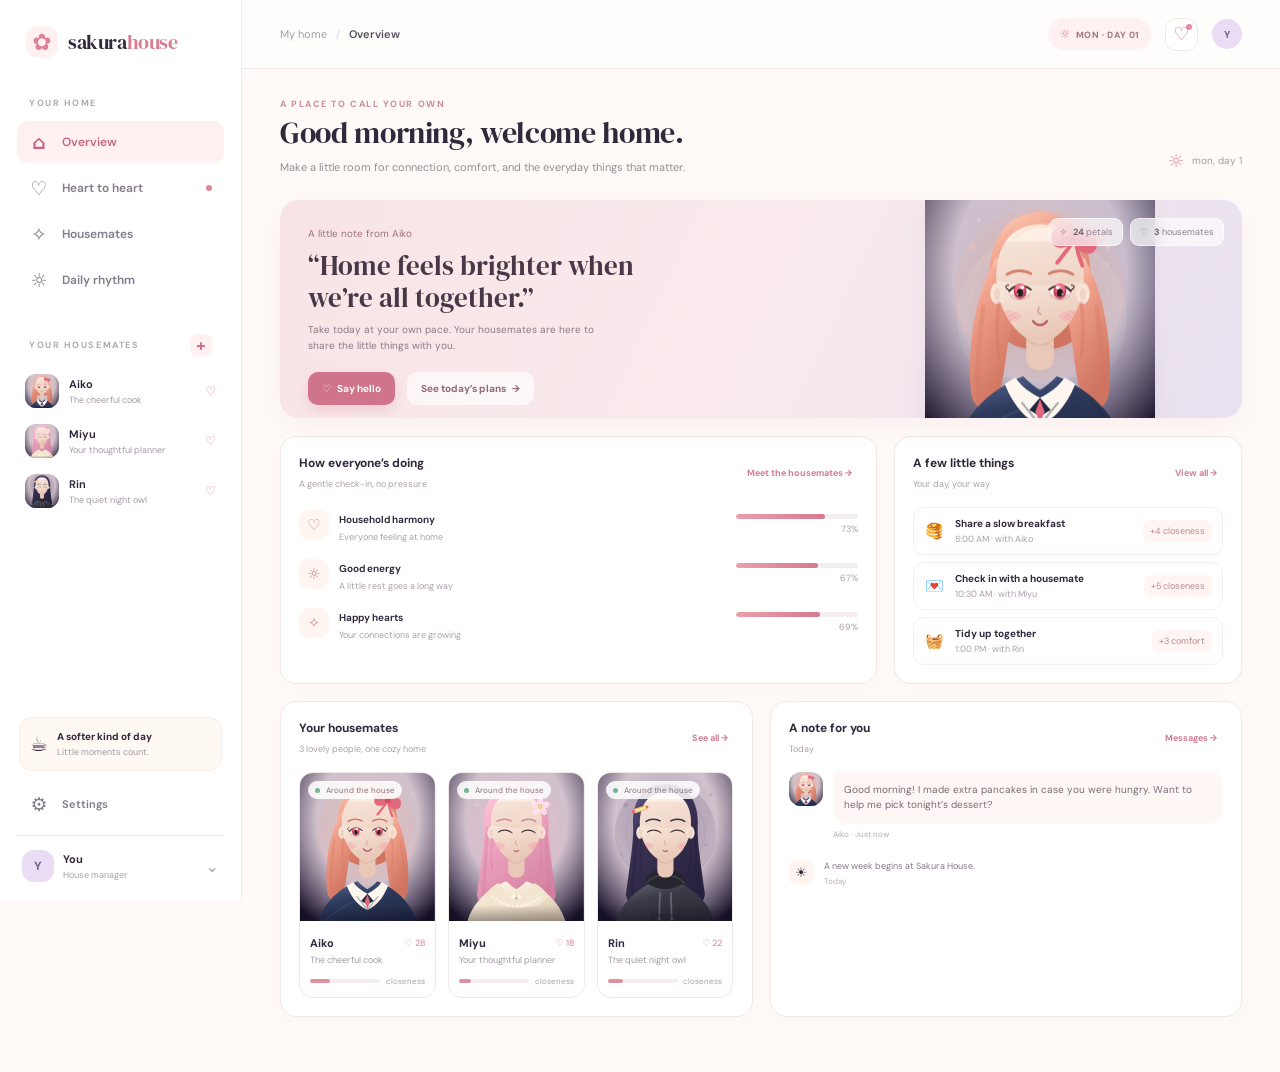
<file: index.html>
<!DOCTYPE html>
<html lang="en">
<head>
  <meta charset="UTF-8">
  <meta name="viewport" content="width=device-width, initial-scale=1, viewport-fit=cover">
  <meta name="theme-color" content="#fff8f5">
  <meta name="description" content="A cozy anime-inspired relationship and daily-life roleplay game. Meet your housemates, make a home together, and take each day at your own pace.">
  <link rel="icon" href="data:image/svg+xml,%3Csvg xmlns='http://www.w3.org/2000/svg' viewBox='0 0 64 64'%3E%3Crect width='64' height='64' rx='18' fill='%23fff1f2'/%3E%3Ctext x='32' y='46' text-anchor='middle' font-size='48' fill='%23ce8296'%3E%E2%9C%BF%3C/text%3E%3C/svg%3E">
  <title>Sakura House — a cozy life together</title>
  <link rel="preconnect" href="https://fonts.googleapis.com">
  <link rel="preconnect" href="https://fonts.gstatic.com" crossorigin>
  <link href="https://fonts.googleapis.com/css2?family=DM+Sans:wght@400;500;600;700&family=DM+Serif+Display&display=swap" rel="stylesheet">
  <link rel="stylesheet" href="styles.css">
</head>
<body>
  <div class="app-shell" id="app">
    <aside class="sidebar" aria-label="Main navigation">
      <a class="brand" href="#home" aria-label="Sakura House home">
        <span class="brand-mark">✿</span><span class="brand-name">sakura<span>house</span></span>
      </a>
      <div class="side-label">YOUR HOME</div>
      <nav class="main-nav">
        <button class="nav-link active" data-view="home"><span class="nav-icon">⌂</span><span>Overview</span></button>
        <button class="nav-link" data-view="chat"><span class="nav-icon">♡</span><span>Heart to heart</span><span class="nav-dot"></span></button>
        <button class="nav-link" data-view="residents"><span class="nav-icon">✧</span><span>Housemates</span></button>
        <button class="nav-link" data-view="day"><span class="nav-icon">☼</span><span>Daily rhythm</span></button>
      </nav>
      <div class="sidebar-residents">
        <div class="side-label side-label-row">YOUR HOUSEMATES <button class="tiny-plus" id="add-resident" title="Invite a housemate">+</button></div>
        <div id="resident-list" class="resident-list"></div>
      </div>
      <div class="sidebar-bottom">
        <div class="little-note"><span>☕</span><div><b>A softer kind of day</b><small>Little moments count.</small></div></div>
        <button class="nav-link settings-link" id="settings-btn"><span class="nav-icon">⚙</span><span>Settings</span></button>
        <div class="profile-mini"><div class="profile-avatar">Y</div><div><b>You</b><small>House manager</small></div><span class="profile-chevron">⌄</span></div>
      </div>
    </aside>

    <main class="main-area">
      <header class="topbar">
        <button class="mobile-brand" data-view="home"><span class="brand-mark">✿</span><span class="brand-name">sakura<span>house</span></span></button>
        <div class="breadcrumb"><span>My home</span><span class="crumb-slash">/</span><b id="crumb-title">Overview</b></div>
        <div class="topbar-right"><div class="day-pill"><span>☼</span><span id="top-day">MON · DAY 01</span></div><button class="icon-btn" id="top-chat" title="Open messages">♡<i></i></button><button class="top-avatar">Y</button></div>
      </header>
      <div class="view-container" id="view-container"></div>
      <nav class="mobile-nav" aria-label="Mobile navigation">
        <button class="mobile-nav-btn active" data-view="home"><span>⌂</span><small>Home</small></button>
        <button class="mobile-nav-btn" data-view="chat"><span>♡</span><small>Chat</small><i></i></button>
        <button class="mobile-nav-btn" data-view="residents"><span>✧</span><small>Girls</small></button>
        <button class="mobile-nav-btn" data-view="day"><span>☼</span><small>Today</small></button>
      </nav>
    </main>
  </div>
  <div id="modal-root"></div>
  <div id="toast-root" aria-live="polite"></div>
  <script type="module" src="js/game.js"></script>
</body>
</html>
</file>
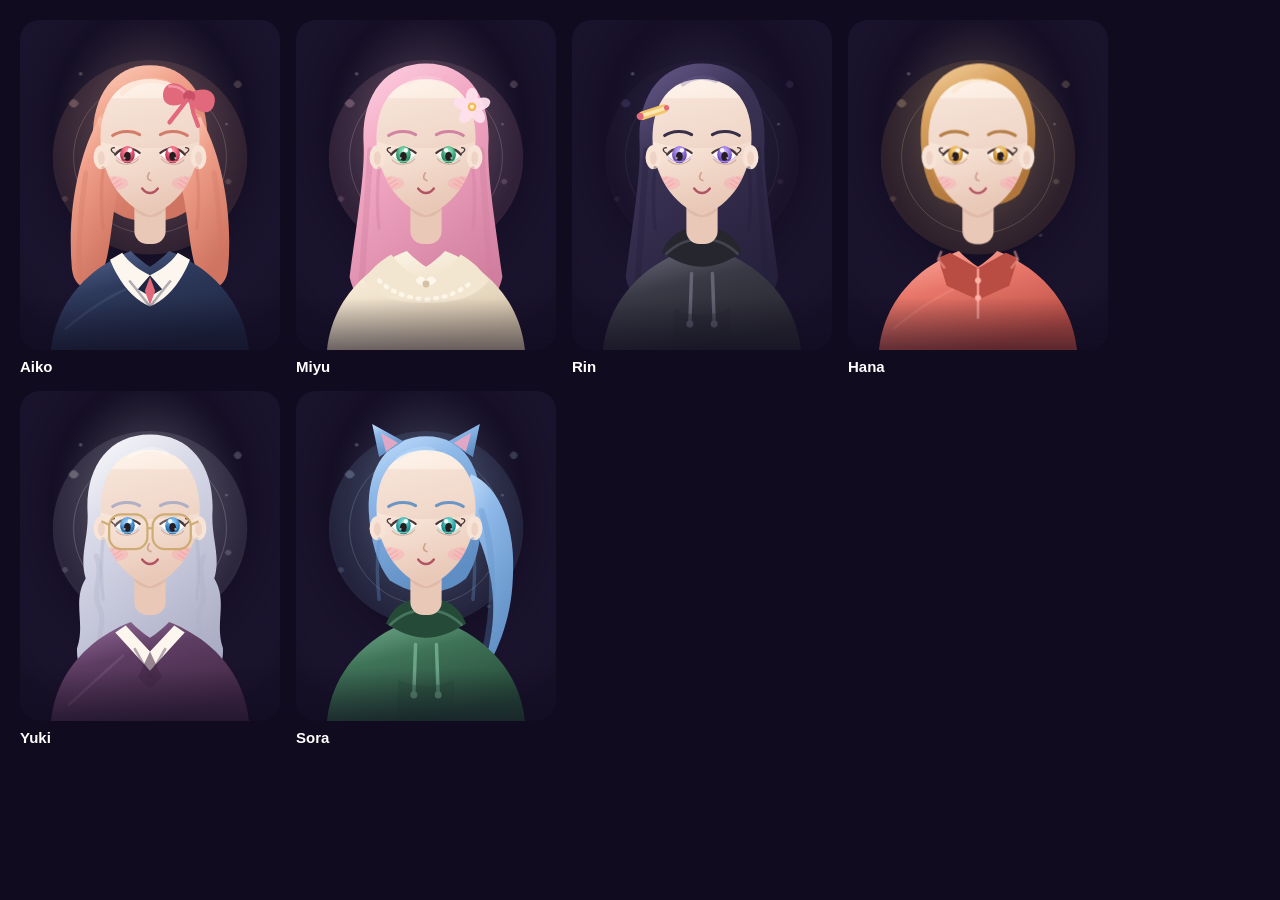
<file: preview.html>
<!DOCTYPE html>
<html lang="en">
<head>
<meta charset="utf-8">
<title>portrait preview</title>
<style>
  body{margin:0;background:#100b1e;font-family:sans-serif;color:#fff;padding:20px;display:flex;gap:16px;flex-wrap:wrap}
  .card{width:260px}
  .card svg{width:260px;height:330px;border-radius:20px;display:block}
  h3{margin:8px 0 0;font-size:15px;font-weight:600}
</style>
</head>
<body>
<script type="module">
import { portraitSVG } from './js/portraits.js';
const chars = [
  { name:'Aiko', style:{hairStyle:'twintails', hairColor:'strawberry', eyeColor:'ruby', outfitColor:'navy', outfit:'sailor', accessory:'ribbon'} },
  { name:'Miyu', style:{hairStyle:'long', hairColor:'sakura', eyeColor:'emerald', outfitColor:'cream', outfit:'dress', accessory:'flower'} },
  { name:'Rin', style:{hairStyle:'long', hairColor:'midnight', eyeColor:'violet', outfitColor:'charcoal', outfit:'hoodie', accessory:'clip'} },
  { name:'Hana', style:{hairStyle:'short', hairColor:'honey', eyeColor:'amber', outfitColor:'coral', outfit:'jacket', accessory:'none'} },
  { name:'Yuki', style:{hairStyle:'wavy', hairColor:'silver', eyeColor:'ocean', outfitColor:'plum', outfit:'kimono', accessory:'glasses'} },
  { name:'Sora', style:{hairStyle:'ponytail', hairColor:'sky', eyeColor:'teal', outfitColor:'forest', outfit:'hoodie', accessory:'cat'} },
];
for (const c of chars) {
  const d = document.createElement('div');
  d.className = 'card';
  d.innerHTML = portraitSVG(c, { expression:'smile' }) + `<h3>${c.name}</h3>`;
  document.body.appendChild(d);
}
</script>
</body>
</html>
</file>
<file: styles.css>
*{box-sizing:border-box} :root{--ink:#30283b;--muted:#928a99;--rose:#e9869e;--rose-dark:#c76580;--pink:#fff1f2;--cream:#fffaf6;--line:#f0e8e5;--green:#73ad91;--lav:#8c78b4;--shadow:0 12px 40px rgba(62,42,58,.07);--serif:'DM Serif Display',Georgia,serif;--sans:'DM Sans',system-ui,sans-serif}html,body{margin:0;min-height:100%;font-family:var(--sans);color:var(--ink);background:#fffaf8}body{min-width:320px}button,input,textarea,select{font:inherit}button{color:inherit;cursor:pointer}button:focus-visible,input:focus-visible,textarea:focus-visible,select:focus-visible{outline:3px solid #e9869e66;outline-offset:2px}.app-shell{min-height:100vh;display:flex}.sidebar{width:242px;flex:0 0 242px;background:#fff;border-right:1px solid #f1eae8;padding:26px 17px 18px;display:flex;flex-direction:column;position:fixed;inset:0 auto 0 0;z-index:10}.brand{display:flex;align-items:center;gap:10px;text-decoration:none;color:var(--ink);margin:0 0 39px 9px}.brand-mark{width:32px;height:32px;border-radius:12px;background:#fff0f2;color:#de8196;display:grid;place-items:center;font-size:23px}.brand-name{font-family:var(--serif);font-size:20px;letter-spacing:-.4px}.brand-name span{color:#d77e91}.side-label{font-size:9px;font-weight:700;letter-spacing:1.55px;color:#b1a9b3;padding:0 12px;margin:0 0 12px}.main-nav{display:grid;gap:4px}.nav-link{height:42px;width:100%;display:flex;align-items:center;gap:13px;border:0;background:transparent;border-radius:11px;padding:0 12px;text-align:left;color:#827b8a;font-size:12px;font-weight:600;position:relative;transition:.18s}.nav-link:hover{background:#fff8f8;color:var(--ink)}.nav-link.active{background:#fff0f2;color:#c76580}.nav-icon{font-size:19px;width:20px;text-align:center;line-height:1}.nav-dot,.mobile-nav-btn i{height:6px;width:6px;border-radius:99px;background:#df8498;margin-left:auto}.sidebar-residents{margin-top:33px}.side-label-row{display:flex;align-items:center;justify-content:space-between}.tiny-plus{border:0;background:#fff0f2;color:#ce7186;width:22px;height:22px;border-radius:8px;font-size:17px;line-height:1}.resident-list{display:grid;gap:4px}.resident-item{display:flex;align-items:center;gap:10px;border:0;background:transparent;padding:6px 8px;border-radius:11px;text-align:left;transition:.16s}.resident-item:hover,.resident-item.selected{background:#fff8f7}.resident-thumb{width:34px;height:34px;border-radius:11px;overflow:hidden;background:#f8e6e8;flex:none}.resident-thumb svg{width:100%;height:100%;display:block}.resident-info{min-width:0;flex:1}.resident-info b{display:block;font-size:11px;font-weight:650}.resident-info small{display:block;color:#a49ba5;font-size:9px;margin-top:3px}.resident-heart{color:#d77f94;font-size:12px}.sidebar-bottom{margin-top:auto}.little-note{background:#fff8f3;border:1px solid #f7eee7;padding:12px 10px;border-radius:13px;display:flex;gap:9px;align-items:center;margin:0 2px 14px}.little-note>span{font-size:20px}.little-note b,.little-note small{display:block}.little-note b{font-size:10px}.little-note small{font-size:9px;color:#a49ba5;margin-top:3px}.settings-link{height:38px;font-size:11px;margin-bottom:12px}.profile-mini{border-top:1px solid var(--line);padding:14px 5px 0;display:flex;align-items:center;gap:9px}.profile-avatar,.top-avatar{border:0;background:#eadcf4;color:#74628d;border-radius:12px;width:32px;height:32px;display:grid;place-items:center;font-weight:700;font-size:12px}.profile-mini b,.profile-mini small{display:block}.profile-mini b{font-size:11px}.profile-mini small{color:#aaa1ac;font-size:9px;margin-top:3px}.profile-chevron{margin-left:auto;color:#aaa1ac}.main-area{margin-left:242px;min-width:0;width:calc(100% - 242px);min-height:100vh}.topbar{height:69px;border-bottom:1px solid #f2eae8;background:#fffdfc;display:flex;align-items:center;justify-content:space-between;padding:0 38px;position:sticky;top:0;z-index:8}.breadcrumb{font-size:11px;color:#a59da7;display:flex;gap:9px;align-items:center}.breadcrumb b{font-weight:600;color:#544b5c}.crumb-slash{color:#ddd5dc}.topbar-right{display:flex;align-items:center;gap:14px}.day-pill{font-size:9px;letter-spacing:.6px;font-weight:700;color:#9e7881;background:#fff1f2;border-radius:99px;padding:8px 11px}.day-pill span:first-child{color:#dc8799;margin-right:5px;font-size:12px}.icon-btn{width:33px;height:33px;border-radius:11px;background:white;border:1px solid var(--line);font-size:18px;color:#d47b91;position:relative}.icon-btn i{position:absolute;width:6px;height:6px;background:#e88a9e;border-radius:50%;right:5px;top:5px}.top-avatar{width:30px;height:30px;border-radius:50%;font-size:10px}.mobile-brand{display:none}.view-container{max-width:1260px;margin:0 auto;padding:29px 38px 55px}.eyebrow{font-size:9px;font-weight:700;letter-spacing:1.55px;text-transform:uppercase;color:#cf8995}.page-title{font-family:var(--serif);font-size:30px;line-height:1.12;letter-spacing:-.35px;margin:6px 0 8px;font-weight:400}.page-subtitle{margin:0;color:#958c98;font-size:11px;line-height:1.65}.welcome-row{display:flex;justify-content:space-between;align-items:flex-end;margin-bottom:24px}.date-tag{display:flex;align-items:center;gap:8px;color:#a49aa5;font-size:10px;padding-bottom:3px}.date-tag span:first-child{font-size:18px;color:#df91a0}.hero-card{height:218px;border-radius:19px;overflow:hidden;position:relative;background:linear-gradient(115deg,#f8e4e6 0%,#f9eaed 51%,#e8e0f0 100%);display:flex;margin-bottom:18px;box-shadow:0 9px 26px #a6657210}.hero-copy{position:relative;z-index:2;padding:27px 28px;width:58%}.hero-greeting{font-size:10px;color:#9c737e}.hero-title{font:27px/1.18 var(--serif);margin:10px 0 9px;max-width:330px;color:#473847}.hero-description{font-size:10px;line-height:1.6;color:#887986;max-width:286px;margin:0}.hero-actions{display:flex;align-items:center;gap:12px;margin-top:18px}.primary-btn,.secondary-btn,.soft-btn{border:0;border-radius:10px;font-size:10px;font-weight:700;padding:10px 14px;transition:.18s}.primary-btn{background:#cf748a;color:white;box-shadow:0 5px 12px #ca758933}.primary-btn:hover{background:#bb6378;transform:translateY(-1px)}.secondary-btn{background:#ffffffa8;color:#8f6874}.secondary-btn:hover,.soft-btn:hover{background:#fff}.hero-art{position:absolute;right:9%;bottom:-25px;height:250px;width:230px}.hero-art svg{height:100%;width:100%;filter:drop-shadow(0 10px 10px #6944531a)}.hero-sparkle{position:absolute;right:13%;top:30px;color:#fff;font-size:22px;opacity:.85}.hero-orb{position:absolute;width:170px;height:170px;border-radius:50%;right:12%;top:32px;background:#fff8f766}.quick-stats{position:absolute;right:18px;top:18px;display:flex;gap:7px;z-index:3}.stat-chip{background:#ffffffa6;border:1px solid #fff9;border-radius:9px;padding:7px 9px;color:#917e8b;font-size:9px;backdrop-filter:blur(8px)}.stat-chip b{color:#725e71;margin-left:4px}.dashboard-grid{display:grid;grid-template-columns:minmax(0,1.58fr) minmax(255px,.92fr);gap:17px}.panel{background:#fff;border:1px solid #f0e9e7;border-radius:16px;box-shadow:0 4px 16px #56354005}.panel-pad{padding:18px}.panel-head{display:flex;align-items:center;justify-content:space-between;margin-bottom:15px}.panel-title{font-size:12px;font-weight:700;margin:0}.panel-kicker{color:#aaa1aa;font-size:9px}.text-link{border:0;background:transparent;color:#ce7e91;font-weight:700;font-size:9px}.needs-list{display:grid;gap:13px}.need-row{display:grid;grid-template-columns:30px 1fr auto;align-items:center;gap:10px}.need-icon{width:30px;height:30px;background:#fff5f1;color:#d68a84;border-radius:10px;display:grid;place-items:center;font-size:15px}.need-label{font-size:10px;font-weight:650}.need-hint{display:block;color:#aaa1aa;font-size:9px;margin-top:3px}.need-meter{width:122px}.meter-track{height:5px;background:#f5eef0;border-radius:8px;overflow:hidden}.meter-fill{height:100%;border-radius:8px;background:linear-gradient(90deg,#eaa0ab,#d77991)}.meter-value{font-size:9px;color:#aa9da9;text-align:right;margin-top:4px}.task-list{display:grid;gap:7px}.task-row{display:flex;align-items:center;gap:10px;border:1px solid #f5eeee;border-radius:11px;padding:9px 10px}.task-icon{font-size:15px;width:21px;text-align:center}.task-copy{flex:1}.task-copy b{font-size:10px;display:block}.task-copy small{color:#aaa1aa;font-size:9px;display:block;margin-top:3px}.task-reward{font-size:9px;color:#bc8990;background:#fff5f2;padding:5px 7px;border-radius:7px}.task-done{color:#77a58e;font-size:11px}.housemates-grid{display:grid;grid-template-columns:repeat(3,minmax(0,1fr));gap:12px}.girl-card{border:1px solid #f1e9e7;background:#fff;border-radius:14px;overflow:hidden;transition:.2s;position:relative}.girl-card:hover{transform:translateY(-3px);box-shadow:var(--shadow)}.girl-portrait{height:148px;position:relative;background:#f5e5ea;overflow:hidden}.girl-portrait svg{width:100%;height:100%;display:block}.girl-status{position:absolute;left:8px;top:8px;background:#ffffffd9;border-radius:99px;padding:4px 7px;font-size:8px;color:#897480}.girl-status i{display:inline-block;width:5px;height:5px;border-radius:50%;background:#7fbe99;margin-right:4px}.girl-card-copy{padding:10px 10px 11px}.girl-card-top{display:flex;justify-content:space-between;align-items:center}.girl-card-top b{font-size:11px}.girl-heart{font-size:9px;color:#d78094}.girl-role{font-size:9px;color:#a39aa4;margin-top:4px}.girl-card-bottom{display:flex;align-items:center;justify-content:space-between;margin-top:10px}.aff-track{width:70px;height:4px;background:#f5edf0;border-radius:9px}.aff-track i{height:100%;display:block;background:#df91a0;border-radius:9px}.aff-label{font-size:8px;color:#aa9ea9}.chat-mini{display:flex;gap:10px;align-items:flex-start}.chat-mini-avatar{width:34px;height:34px;border-radius:12px;overflow:hidden;flex:none;background:#f8e6e8}.chat-mini-avatar svg{width:100%;height:100%}.chat-bubble{background:#fff7f5;border-radius:4px 12px 12px 12px;padding:10px 11px;font-size:10px;color:#776b78;line-height:1.55}.chat-mini-meta{font-size:8px;color:#b6abb4;margin-top:6px}.activity-list{display:grid;gap:0}.activity-item{display:flex;gap:10px;align-items:flex-start;padding:9px 0;border-bottom:1px solid #f5efed}.activity-item:last-child{border-bottom:0}.activity-emoji{width:25px;height:25px;border-radius:8px;background:#fff5f1;display:grid;place-items:center;font-size:13px;flex:none}.activity-text{font-size:9px;color:#827987;line-height:1.5}.activity-text b{color:#514655}.activity-time{font-size:8px;color:#b8aeb7;margin-top:3px}.mini-section-title{font-size:11px;font-weight:700;margin:0}.overview-bottom{display:grid;grid-template-columns:1fr 1fr;gap:17px;margin-top:17px}.empty-state{text-align:center;padding:35px 20px;color:#a59aa5;font-size:11px}.chat-layout{display:grid;grid-template-columns:265px minmax(0,1fr);height:min(650px,calc(100vh - 155px));min-height:470px;border:1px solid var(--line);border-radius:17px;overflow:hidden;background:#fff;box-shadow:var(--shadow)}.chat-list-panel{border-right:1px solid var(--line);display:flex;flex-direction:column}.chat-list-heading{padding:19px;border-bottom:1px solid #f5eeee}.chat-list-heading h3{margin:0 0 4px;font:20px var(--serif)}.chat-list-heading p{margin:0;color:#a79da7;font-size:9px}.chat-contact-list{padding:8px;overflow:auto}.chat-contact{width:100%;border:0;background:white;display:flex;align-items:center;gap:10px;text-align:left;padding:10px 9px;border-radius:11px}.chat-contact.active,.chat-contact:hover{background:#fff4f4}.chat-contact-img{width:39px;height:39px;border-radius:13px;overflow:hidden;flex:none;background:#f5e5ea}.chat-contact-img svg{width:100%;height:100%}.chat-contact-copy{flex:1;min-width:0}.chat-contact-copy b{font-size:10px;display:block}.chat-contact-copy small{font-size:9px;color:#a59aa5;display:block;white-space:nowrap;overflow:hidden;text-overflow:ellipsis;margin-top:4px}.chat-contact-side{align-self:stretch;display:flex;flex-direction:column;align-items:flex-end;justify-content:center;gap:6px}.chat-contact-side small{font-size:8px;color:#b2a7b2}.chat-area{min-width:0;display:flex;flex-direction:column}.chat-header{padding:13px 17px;border-bottom:1px solid #f4edeb;display:flex;align-items:center;gap:10px}.chat-header-img{width:38px;height:38px;border-radius:13px;overflow:hidden;background:#f5e5ea}.chat-header-img svg{width:100%;height:100%}.chat-header-copy{flex:1}.chat-header-copy b{font-size:11px}.chat-header-copy small{display:block;color:#91ac98;font-size:8px;margin-top:4px}.chat-header-actions{display:flex;gap:6px}.chat-head-btn{border:1px solid #f0e9e7;background:white;width:30px;height:30px;border-radius:9px;color:#9d8d9b}.message-list{flex:1;overflow:auto;padding:17px;display:flex;flex-direction:column;gap:12px;background:linear-gradient(#fffdfc,#fffaf9)}.chat-date{text-align:center;color:#b1a6af;font-size:8px;position:relative;margin:0 0 3px}.message{max-width:min(76%,410px);display:flex;gap:7px;align-items:flex-end}.message.me{align-self:flex-end;flex-direction:row-reverse}.message-avatar{width:24px;height:24px;border-radius:9px;overflow:hidden;flex:none;background:#f5e5ea}.message-avatar svg{width:100%;height:100%}.message-content{display:flex;flex-direction:column;gap:4px}.message-name{font-size:8px;color:#a69ba6;margin-left:3px}.message.me .message-name{text-align:right;margin-right:3px}.message-bubble{padding:10px 12px;border-radius:4px 14px 14px 14px;background:#f8eff1;color:#5e5360;font-size:10px;line-height:1.58;white-space:pre-wrap;overflow-wrap:anywhere}.message.me .message-bubble{background:#df899b;color:white;border-radius:14px 4px 14px 14px}.message-time{font-size:7px;color:#b8aeb7;margin:0 3px}.typing-indicator{display:flex;align-items:center;gap:4px;padding:10px 13px;background:#f8eff1;border-radius:4px 14px 14px 14px;width:max-content}.typing-indicator i{width:4px;height:4px;border-radius:50%;background:#b89eaa;animation:typing 1s infinite ease-in-out}.typing-indicator i:nth-child(2){animation-delay:.15s}.typing-indicator i:nth-child(3){animation-delay:.3s}@keyframes typing{50%{transform:translateY(-4px);opacity:.5}}.chat-compose-wrap{padding:10px 13px 12px;border-top:1px solid #f4edeb;background:#fff}.suggestion-row{display:flex;gap:6px;overflow:auto;margin:0 0 9px;padding-bottom:2px}.suggestion-chip{border:1px solid #f0e6e7;background:#fffafb;border-radius:99px;padding:6px 9px;font-size:8px;color:#9c7280;white-space:nowrap}.suggestion-chip:hover{background:#fff0f2}.chat-compose{display:flex;align-items:flex-end;gap:8px;border:1px solid #eee5e5;border-radius:12px;padding:7px;background:#fff}.chat-compose textarea{border:0;outline:0;resize:none;max-height:80px;flex:1;min-width:0;font-size:10px;color:#514655;padding:5px;background:transparent}.chat-compose textarea::placeholder{color:#b4aab4}.send-btn{border:0;width:31px;height:31px;border-radius:9px;background:#d67e91;color:white;font-size:14px}.chat-note{font-size:8px;color:#b1a7b1;text-align:center;margin-top:8px}.residents-head{display:flex;justify-content:space-between;align-items:flex-end;margin-bottom:22px}.residents-grid{display:grid;grid-template-columns:repeat(3,minmax(0,1fr));gap:16px}.resident-large{background:white;border:1px solid var(--line);border-radius:16px;overflow:hidden;box-shadow:0 4px 16px #56354005}.resident-large-portrait{height:240px;background:#f4e3e7;position:relative;overflow:hidden}.resident-large-portrait svg{height:100%;width:100%;display:block}.resident-large-portrait:after{content:'';position:absolute;inset:60% 0 0;background:linear-gradient(transparent,#2b1d36aa)}.resident-large-badge{position:absolute;z-index:1;bottom:12px;left:13px;color:white;font-size:9px;background:#ffffff2e;padding:5px 8px;border-radius:99px;backdrop-filter:blur(8px)}.resident-large-info{padding:14px}.resident-name-line{display:flex;align-items:center;justify-content:space-between}.resident-name-line h3{font:21px var(--serif);margin:0}.resident-age{font-size:8px;color:#a69ba6;background:#faf5f4;border-radius:7px;padding:5px 7px}.resident-tagline{font-size:9px;color:#9c929d;margin:6px 0 12px}.resident-bio{font-size:9px;line-height:1.65;color:#776d7b;min-height:45px}.resident-stats{display:grid;grid-template-columns:1fr 1fr;gap:8px;margin:12px 0}.resident-stat label{font-size:8px;color:#a89eaa;display:flex;justify-content:space-between;margin-bottom:5px}.resident-stat .meter-track{height:4px}.resident-actions{display:flex;gap:7px}.soft-btn{background:#fff2f3;color:#bf7185;flex:1}.outline-btn{border:1px solid #eee5e5;background:white;border-radius:10px;padding:8px 11px;color:#998c99;font-size:9px}.day-banner{display:flex;align-items:center;justify-content:space-between;padding:18px 20px;background:linear-gradient(110deg,#f9e9eb,#f3edf6);border-radius:15px;margin-bottom:16px}.day-banner h2{font:22px var(--serif);margin:0 0 5px}.day-banner p{font-size:9px;color:#948694;margin:0}.day-banner-icon{font-size:35px;color:#d893a1}.schedule-grid{display:grid;grid-template-columns:minmax(0,1.25fr) minmax(260px,.75fr);gap:16px}.schedule-list{display:grid;gap:0}.schedule-item{display:grid;grid-template-columns:57px 22px 1fr auto;align-items:center;gap:9px;min-height:74px;border-bottom:1px solid #f3edeb}.schedule-item:last-child{border:0}.schedule-time{font-size:9px;color:#a59aa5}.schedule-line{height:100%;position:relative;display:flex;justify-content:center}.schedule-line:before{content:'';width:1px;background:#f0e6e8;position:absolute;top:0;bottom:0}.schedule-item:first-child .schedule-line:before{top:50%}.schedule-item:last-child .schedule-line:before{bottom:50%}.schedule-dot{position:relative;width:9px;height:9px;border-radius:50%;background:#e598a8;border:2px solid white;box-shadow:0 0 0 1px #e598a8;align-self:center}.schedule-copy b{font-size:10px}.schedule-copy small{display:block;color:#a69da7;font-size:8px;margin-top:4px}.schedule-action{border:1px solid #f0e6e7;background:#fffafb;color:#c3798b;border-radius:8px;padding:6px 8px;font-size:8px}.schedule-item.done .schedule-dot{background:#77b090;box-shadow:0 0 0 1px #77b090}.schedule-item.done .schedule-copy b{color:#8f9d92}.care-card{display:flex;align-items:center;gap:10px;padding:10px 0;border-bottom:1px solid #f4eeec}.care-card:last-child{border:0}.care-avatar{width:37px;height:37px;border-radius:12px;overflow:hidden;background:#f8e6e8}.care-avatar svg{width:100%;height:100%}.care-copy{flex:1}.care-copy b{display:block;font-size:9px}.care-copy small{display:block;color:#a79da7;font-size:8px;margin-top:4px}.care-badge{font-size:8px;color:#b67d88;background:#fff4f2;padding:5px 7px;border-radius:8px}.modal-backdrop{position:fixed;inset:0;background:#251c2b70;backdrop-filter:blur(3px);z-index:30;display:grid;place-items:center;padding:18px;animation:fadeIn .16s}.modal{width:min(510px,100%);max-height:min(90vh,760px);overflow:auto;background:#fffdfc;border-radius:18px;box-shadow:0 24px 80px #24162b45;animation:modalIn .22s}.modal.wide{width:min(650px,100%)}@keyframes fadeIn{from{opacity:0}to{opacity:1}}@keyframes modalIn{from{transform:translateY(10px) scale(.99);opacity:.6}to{transform:none;opacity:1}}.modal-head{display:flex;align-items:center;justify-content:space-between;padding:18px 21px;border-bottom:1px solid #f3eae8}.modal-head h2{font:22px var(--serif);margin:0}.modal-close{width:29px;height:29px;border:0;border-radius:9px;background:#fff3f4;color:#b87889;font-size:16px}.modal-body{padding:20px}.customize-layout{display:grid;grid-template-columns:180px 1fr;gap:19px}.customize-preview{height:250px;border-radius:14px;overflow:hidden;background:linear-gradient(#f6e5e9,#eee5f2);position:sticky;top:10px}.customize-preview svg{width:100%;height:100%}.form-group{margin-bottom:15px}.form-group label{display:block;font-size:9px;font-weight:700;color:#827683;margin-bottom:7px}.field-input,.field-select{border:1px solid #eee5e5;border-radius:9px;background:white;padding:9px 10px;width:100%;font-size:10px;color:#504554}.choice-grid{display:flex;flex-wrap:wrap;gap:6px}.choice{border:1px solid #eee6e6;background:white;border-radius:8px;padding:7px 9px;font-size:9px;color:#8e818e}.choice.selected{border-color:#e7a0ad;background:#fff2f4;color:#bd6d82}.swatch{width:22px;height:22px;border-radius:50%;border:2px solid white;box-shadow:0 0 0 1px #e8dfdf;display:inline-block;position:relative}.swatch.selected{box-shadow:0 0 0 2px #d47d90}.swatch.selected:after{content:'✓';position:absolute;inset:0;display:grid;place-items:center;font-size:10px;color:#fff;text-shadow:0 1px 3px #333}.modal-footer{padding:12px 20px 17px;display:flex;justify-content:flex-end;gap:8px;border-top:1px solid #f3eae8}.toast{position:fixed;bottom:24px;left:50%;transform:translateX(-50%);z-index:50;background:#352a3b;color:white;padding:11px 16px;border-radius:11px;font-size:10px;box-shadow:0 9px 30px #32223d44;animation:fadeIn .2s}.settings-row{padding:12px 0;border-bottom:1px solid #f3edeb;display:flex;align-items:center;justify-content:space-between;gap:12px}.settings-row:last-child{border:0}.settings-row b{font-size:10px;display:block}.settings-row small{font-size:8px;color:#a39aa4;display:block;margin-top:4px}.danger-btn{border:1px solid #f2d5d9;color:#be687a;background:#fff6f6;border-radius:9px;padding:8px 10px;font-size:9px}.mobile-nav{display:none}.mobile-brand{border:0;background:none;color:var(--ink);align-items:center;gap:7px;padding:0}.mobile-brand .brand-mark{width:27px;height:27px;font-size:19px}.mobile-brand .brand-name{font-size:17px}
@media(min-width:1450px){.view-container{padding-top:35px}.hero-card{height:234px}.hero-copy{padding:33px}.hero-art{height:270px}.girl-portrait{height:167px}}
@media(max-width:1050px){.view-container{padding:25px 24px 45px}.topbar{padding:0 24px}.dashboard-grid{grid-template-columns:minmax(0,1.3fr) minmax(235px,.9fr)}.hero-art{right:5%}.housemates-grid{gap:9px}.girl-portrait{height:130px}.residents-grid{grid-template-columns:repeat(2,minmax(0,1fr))}}
@media(max-width:760px){.sidebar{display:none}.main-area{margin-left:0;width:100%;padding-bottom:66px}.topbar{height:57px;padding:0 15px}.mobile-brand{display:flex}.breadcrumb{display:none}.topbar-right{gap:8px}.day-pill{font-size:8px;padding:7px 8px}.icon-btn{width:30px;height:30px}.top-avatar{display:none}.view-container{padding:21px 15px 28px}.welcome-row{margin-bottom:18px}.page-title{font-size:27px}.date-tag{font-size:9px}.hero-card{height:218px;margin-bottom:14px}.hero-copy{padding:22px 19px;width:75%}.hero-title{font-size:24px;max-width:260px}.hero-description{max-width:220px;font-size:9px}.hero-art{right:-2%;height:192px;width:160px;opacity:.92}.hero-orb{right:1%;width:133px;height:133px;top:50px}.hero-sparkle{right:5%;top:23px}.quick-stats{right:9px;top:9px;gap:4px}.stat-chip{font-size:7px;padding:6px}.hero-actions{margin-top:13px;gap:7px}.primary-btn,.secondary-btn{font-size:9px;padding:9px 10px}.dashboard-grid{grid-template-columns:1fr;gap:12px}.overview-bottom{grid-template-columns:1fr;gap:12px;margin-top:12px}.panel-pad{padding:15px}.housemates-grid{gap:8px}.girl-portrait{height:130px}.girl-card-copy{padding:9px}.chat-layout{height:calc(100dvh - 145px);min-height:420px;grid-template-columns:1fr;border-radius:14px}.chat-list-panel{display:none}.chat-area{height:100%}.chat-header{padding:10px 12px}.message-list{padding:13px 11px}.chat-compose-wrap{padding:8px}.chat-note{display:none}.residents-head{align-items:flex-start;gap:12px}.residents-grid{grid-template-columns:repeat(2,minmax(0,1fr));gap:11px}.resident-large-portrait{height:195px}.resident-large-info{padding:11px}.resident-name-line h3{font-size:18px}.resident-bio{min-height:58px}.schedule-grid{grid-template-columns:1fr;gap:12px}.day-banner{padding:15px}.mobile-nav{position:fixed;z-index:15;bottom:0;left:0;right:0;height:63px;padding:5px 13px max(5px,env(safe-area-inset-bottom));display:flex;align-items:center;justify-content:space-around;background:#fffdfc;border-top:1px solid #f0e8e6}.mobile-nav-btn{border:0;background:transparent;min-width:54px;height:49px;display:flex;align-items:center;justify-content:center;flex-direction:column;gap:3px;color:#a59ba7;position:relative}.mobile-nav-btn span{font-size:19px;line-height:20px}.mobile-nav-btn small{font-size:8px}.mobile-nav-btn.active{color:#ca7489}.mobile-nav-btn i{position:absolute;right:9px;top:5px;width:5px;height:5px}.modal-backdrop{padding:12px}.modal{max-height:88dvh}.modal-body{padding:15px}.customize-layout{grid-template-columns:125px 1fr;gap:13px}.customize-preview{height:205px}.form-group{margin-bottom:12px}}
@media(max-width:390px){.hero-art{right:-26px;opacity:.76}.hero-copy{width:86%}.hero-title{font-size:22px}.hero-description{max-width:200px}.quick-stats{display:none}.girl-portrait{height:110px}.resident-large-portrait{height:164px}.customize-layout{grid-template-columns:1fr}.customize-preview{height:190px;position:relative;top:0}.customize-preview svg{object-position:center 25%}}

/* Styles for the game UI markup */
.game-modal{position:relative;width:min(510px,100%);max-height:min(90dvh,780px);overflow:auto;background:#fffdfc;border-radius:18px;padding:24px;box-shadow:0 24px 80px #24162b45;animation:modalIn .22s;color:var(--ink)}
.game-modal.modal-wide{width:min(780px,100%)}
.game-modal>h2{font:23px var(--serif);margin:0 38px 18px 0;padding-bottom:13px;border-bottom:1px solid #f3eae8}
.game-modal .modal-close{position:absolute;right:15px;top:15px;width:32px;height:32px;border:0;border-radius:10px;background:#fff1f2;color:#b87889;font-size:21px}
.modal-form{margin:0}.customize-layout{grid-template-columns:180px minmax(0,1fr);align-items:start}.customize-preview{height:250px;border-radius:14px;overflow:hidden;background:linear-gradient(#f6e5e9,#eee5f2);position:sticky;top:0}.customize-preview svg{width:100%;height:100%;display:block}.customize-fields{min-width:0;display:grid;gap:13px}.customize-fields>label,.form-grid label{display:grid;gap:6px;color:#827683;font-size:10px;font-weight:700}.customize-fields input,.customize-fields select,.customize-fields textarea{width:100%;min-width:0;border:1px solid #eee5e5;border-radius:9px;background:#fff;padding:9px 10px;color:#504554;font-size:11px}.customize-fields textarea{resize:vertical}.form-grid{display:grid;grid-template-columns:repeat(2,minmax(0,1fr));gap:11px}.customize-fields>.primary-btn{justify-self:start}.settings-content{display:grid;gap:15px}.settings-content>p{margin:0;color:#887e8b;font-size:12px;line-height:1.55}.settings-row{display:flex;justify-content:space-between;align-items:center;padding:13px;border:1px solid #f0e8e6;border-radius:12px;background:#fff}.settings-row b,.settings-row small{display:block}.settings-row b{font-size:12px}.settings-row small{margin-top:4px;color:#9a909b;font-size:10px}.settings-row strong{color:#c56f86;font-size:13px}.settings-actions,.modal-actions{display:flex;flex-wrap:wrap;gap:9px}.modal-actions{justify-content:flex-end;margin-top:18px}.sr-only{position:absolute;width:1px;height:1px;padding:0;margin:-1px;overflow:hidden;clip:rect(0,0,0,0);white-space:nowrap;border:0}
.chat-list-heading b{display:block;margin:0 0 5px;font:20px var(--serif)}.chat-list-heading small{display:block;color:#a79da7;font-size:9px;line-height:1.45}.chat-person{width:100%;display:flex;align-items:center;gap:9px;padding:10px;border:0;border-radius:11px;background:#fff;text-align:left}.chat-person:hover,.chat-person.active{background:#fff4f4}.chat-person-avatar{width:39px;height:39px;flex:none;overflow:hidden;border-radius:13px;background:#f5e5ea}.chat-person-avatar svg{width:100%;height:100%;display:block}.chat-person>span:nth-child(2){min-width:0;flex:1}.chat-person b,.chat-person small{display:block;overflow:hidden;text-overflow:ellipsis;white-space:nowrap}.chat-person b{font-size:10px}.chat-person small{margin-top:4px;color:#a59aa5;font-size:9px}.chat-person i{font-style:normal;color:#d08396}.chat-header-avatar{width:38px;height:38px;flex:none;overflow:hidden;border-radius:13px;background:#f5e5ea}.chat-header-avatar svg{width:100%;height:100%;display:block}.chat-header-copy{min-width:0;flex:1}.chat-header-copy b{font-size:11px}.chat-header-copy small{display:block;color:#91ac98;font-size:8px;margin-top:4px}.chat-header-copy small i,.girl-status i,.resident-large-badge i{display:inline-block;width:5px;height:5px;margin-right:4px;border-radius:50%;background:#76b592}.chat-profile-btn{white-space:nowrap}.message-row{display:flex;align-items:flex-end;gap:7px;max-width:min(82%,440px)}.message-row.you{align-self:flex-end;flex-direction:row-reverse}.message-content{display:flex;min-width:0;flex-direction:column;gap:4px}.message-content>small{font-size:8px;color:#b8aeb7;margin:0 3px}.message-row.you .message-content>small{text-align:right}.message-row.you .message-bubble{background:#df899b;color:white;border-radius:14px 4px 14px 14px}.chat-compose-wrap{display:flex;align-items:flex-end;gap:8px;padding:9px 13px 12px;border-top:1px solid #f4edeb;background:#fff}.chat-compose-wrap textarea{flex:1;min-width:0;max-height:100px;resize:vertical;padding:9px 10px;border:1px solid #eee5e5;border-radius:11px;color:#514655;font-size:11px}.chat-compose-wrap textarea::placeholder{color:#b4aab4}.suggested-prompts{display:flex;gap:6px;overflow:auto;padding:8px 13px 0;background:#fff}.suggested-prompts button{flex:none;border:1px solid #f0e6e7;border-radius:99px;background:#fffafb;padding:6px 9px;color:#9c7280;font-size:8px;white-space:nowrap}.suggested-prompts button:hover{background:#fff0f2}.chat-note{margin:8px 12px 0}.chat-layout{min-height:500px}.message-row .message-avatar{width:24px;height:24px}
.toast{padding:11px 15px;border-radius:12px;background:#382b3b;color:white;box-shadow:var(--shadow);font-size:12px}.toast-root{position:fixed;z-index:50;left:50%;bottom:22px;transform:translateX(-50%)}
@media(max-width:760px){.game-modal{padding:19px;max-height:88dvh}.game-modal.modal-wide{width:min(680px,100%)}.game-modal>h2{font-size:20px}.customize-layout{grid-template-columns:125px minmax(0,1fr);gap:13px}.customize-preview{height:205px}.chat-layout{height:calc(100dvh - 145px);min-height:420px}.chat-area{height:100%}.message-row{max-width:92%}.schedule-item{grid-template-columns:48px 14px minmax(0,1fr);gap:7px;padding:8px 0}.schedule-action,.task-done{grid-column:3;justify-self:start}.schedule-copy small{line-height:1.4}}
@media(max-width:390px){.customize-layout{grid-template-columns:1fr}.customize-preview{height:190px;position:relative}.form-grid{gap:9px}.game-modal{padding:16px}.schedule-item{grid-template-columns:43px 10px minmax(0,1fr);gap:5px}.residents-grid{grid-template-columns:1fr}.resident-large-portrait{height:220px}}
</file>
